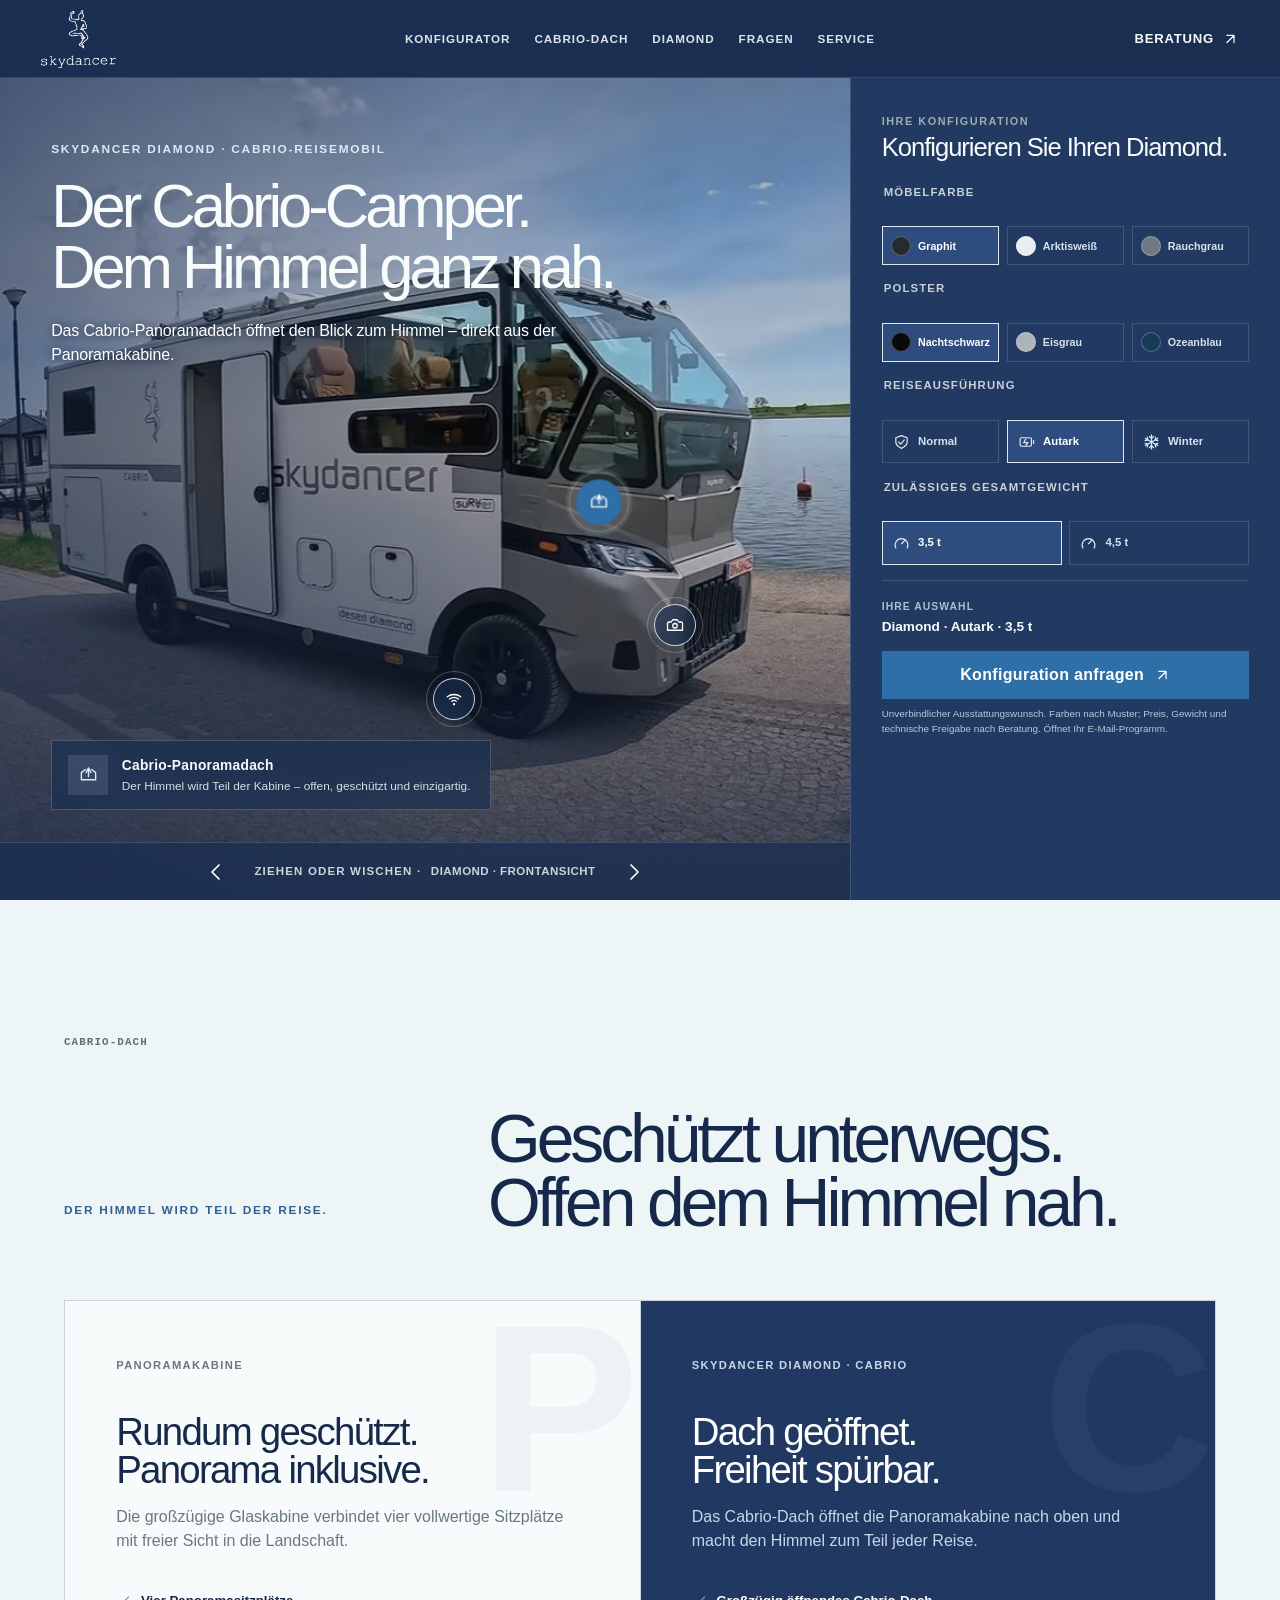
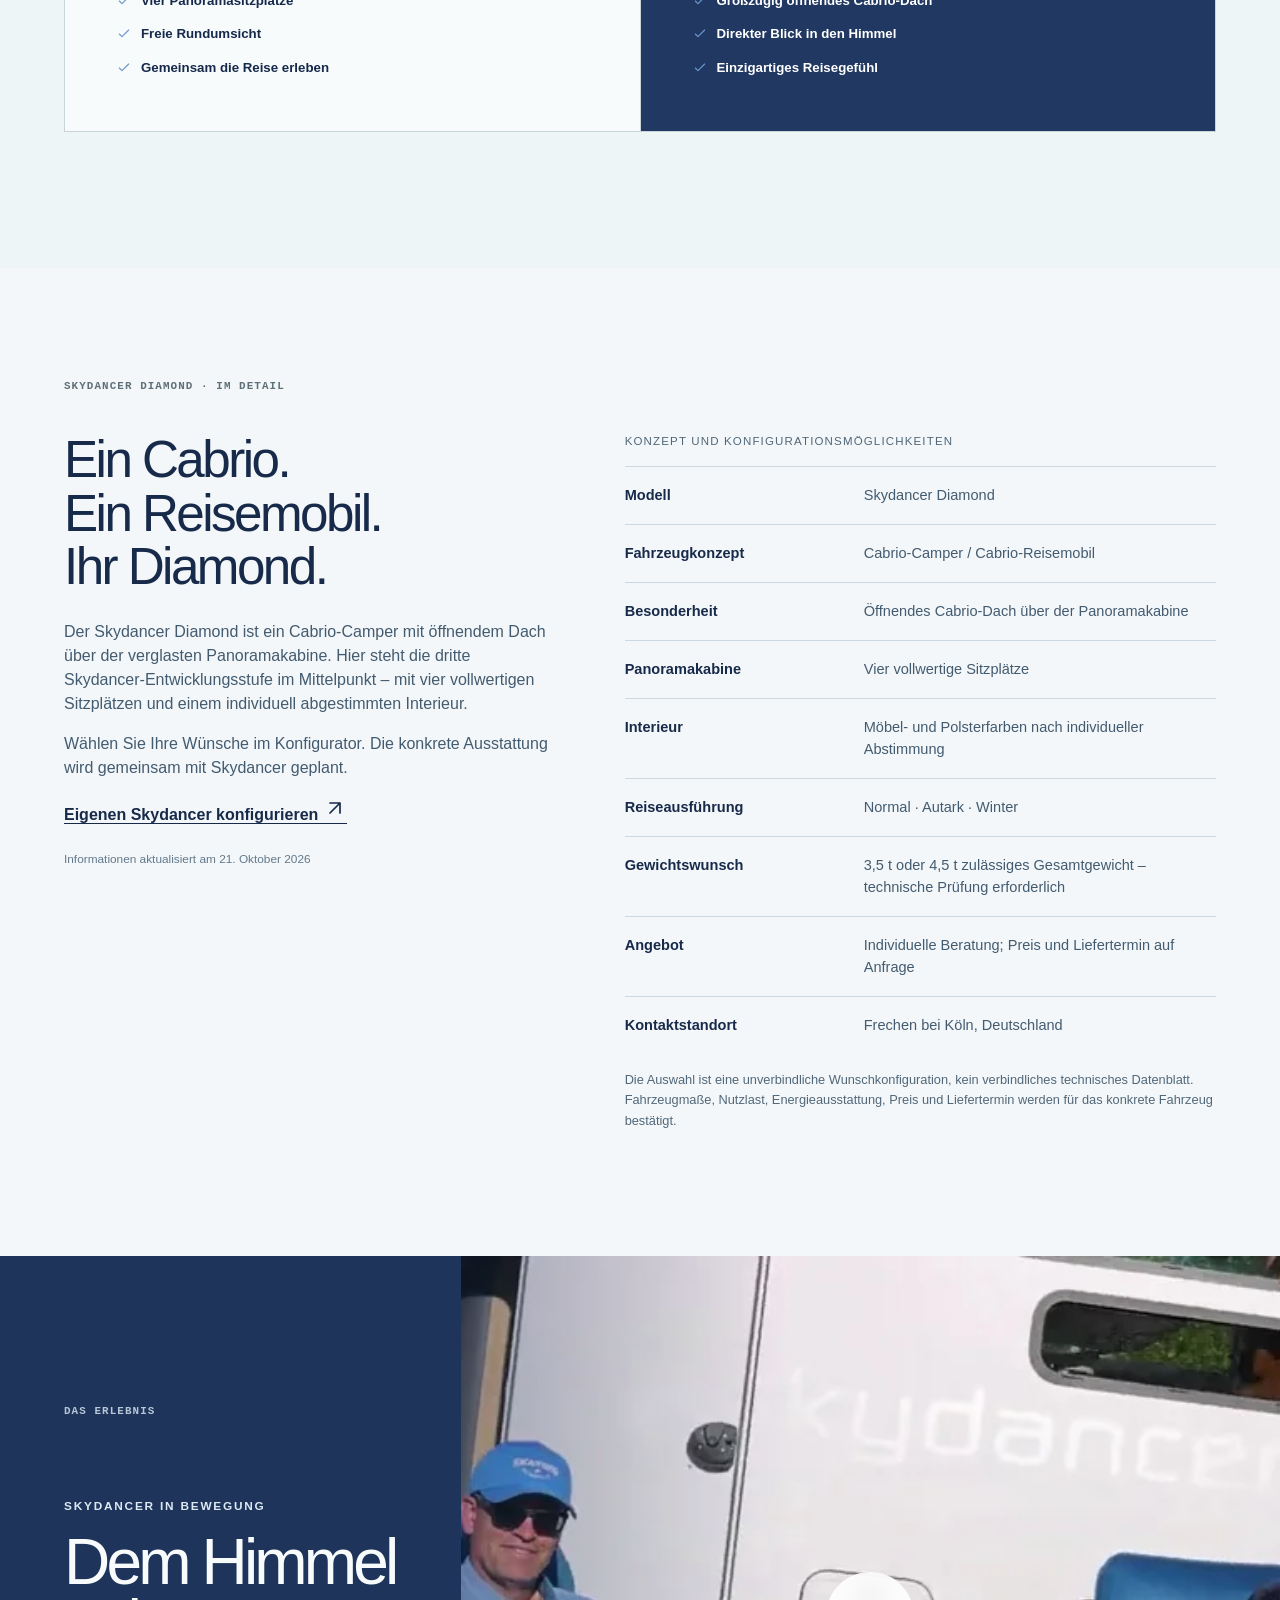
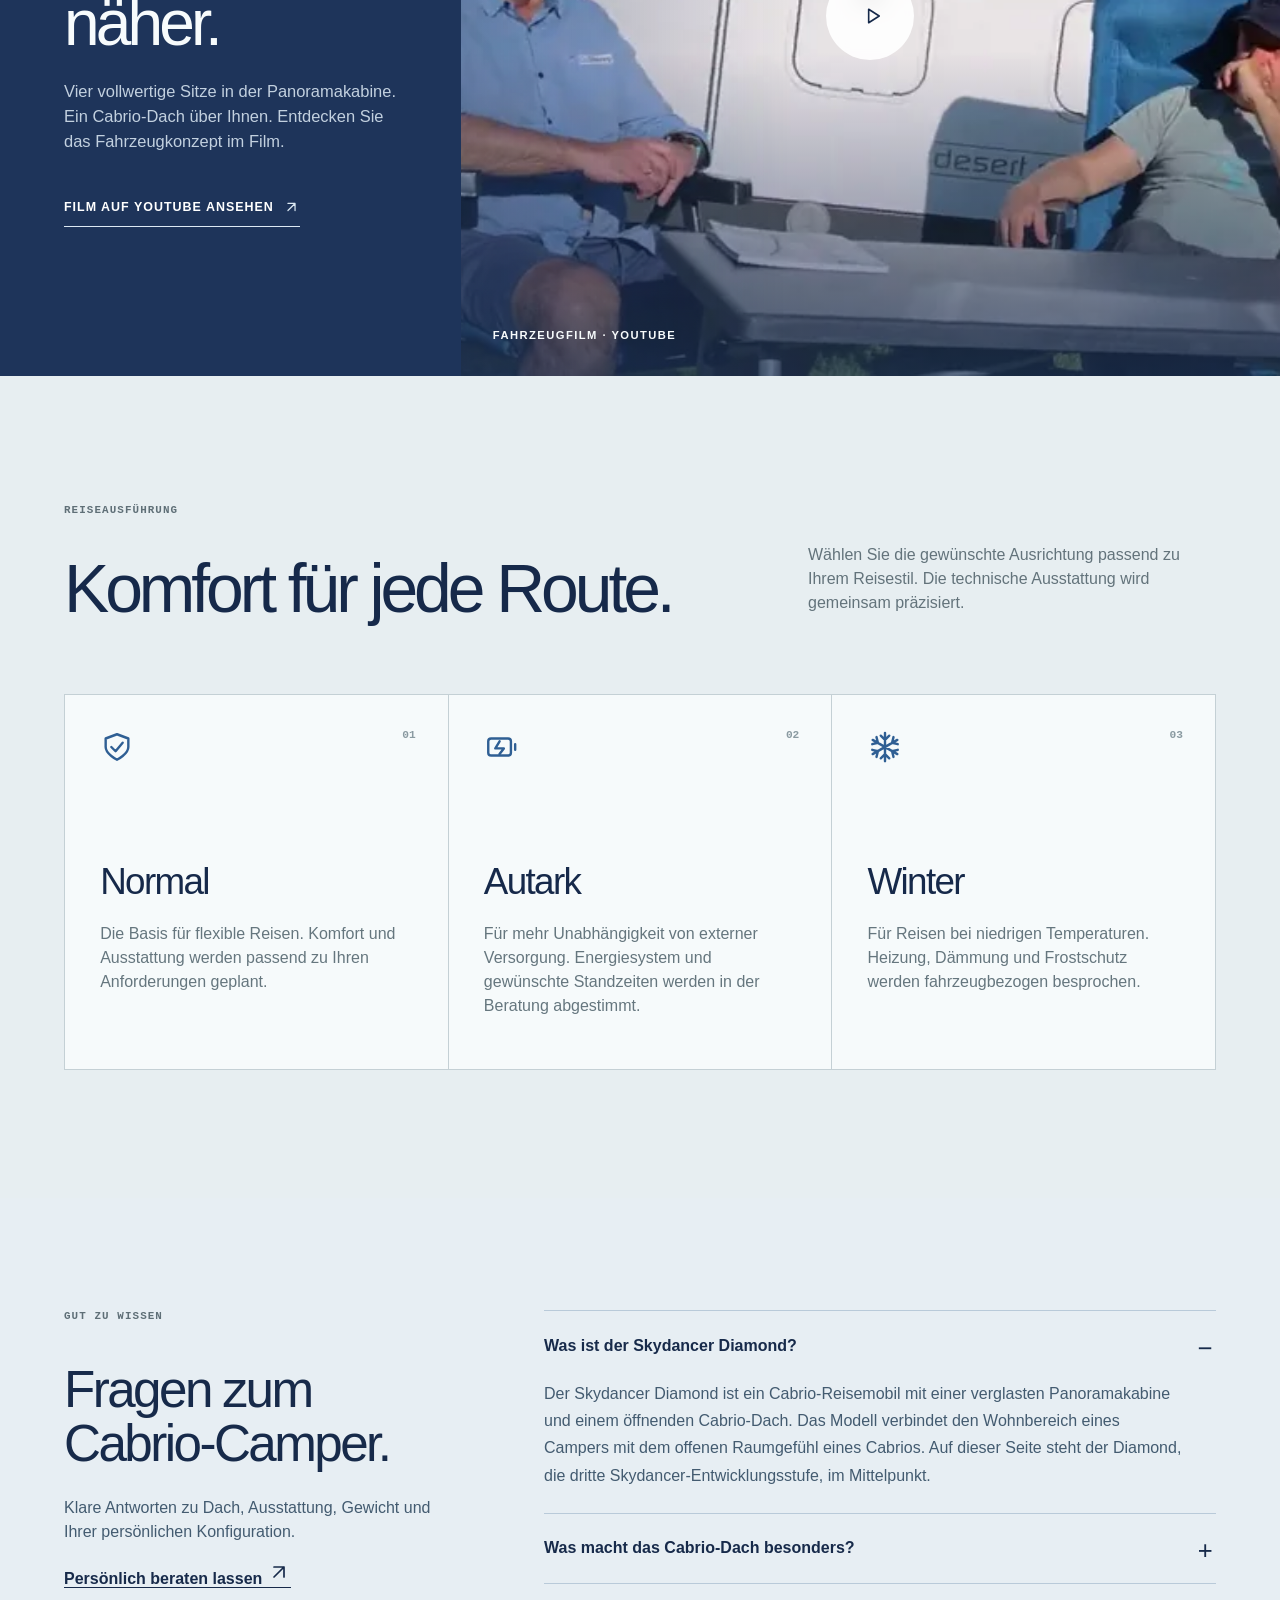
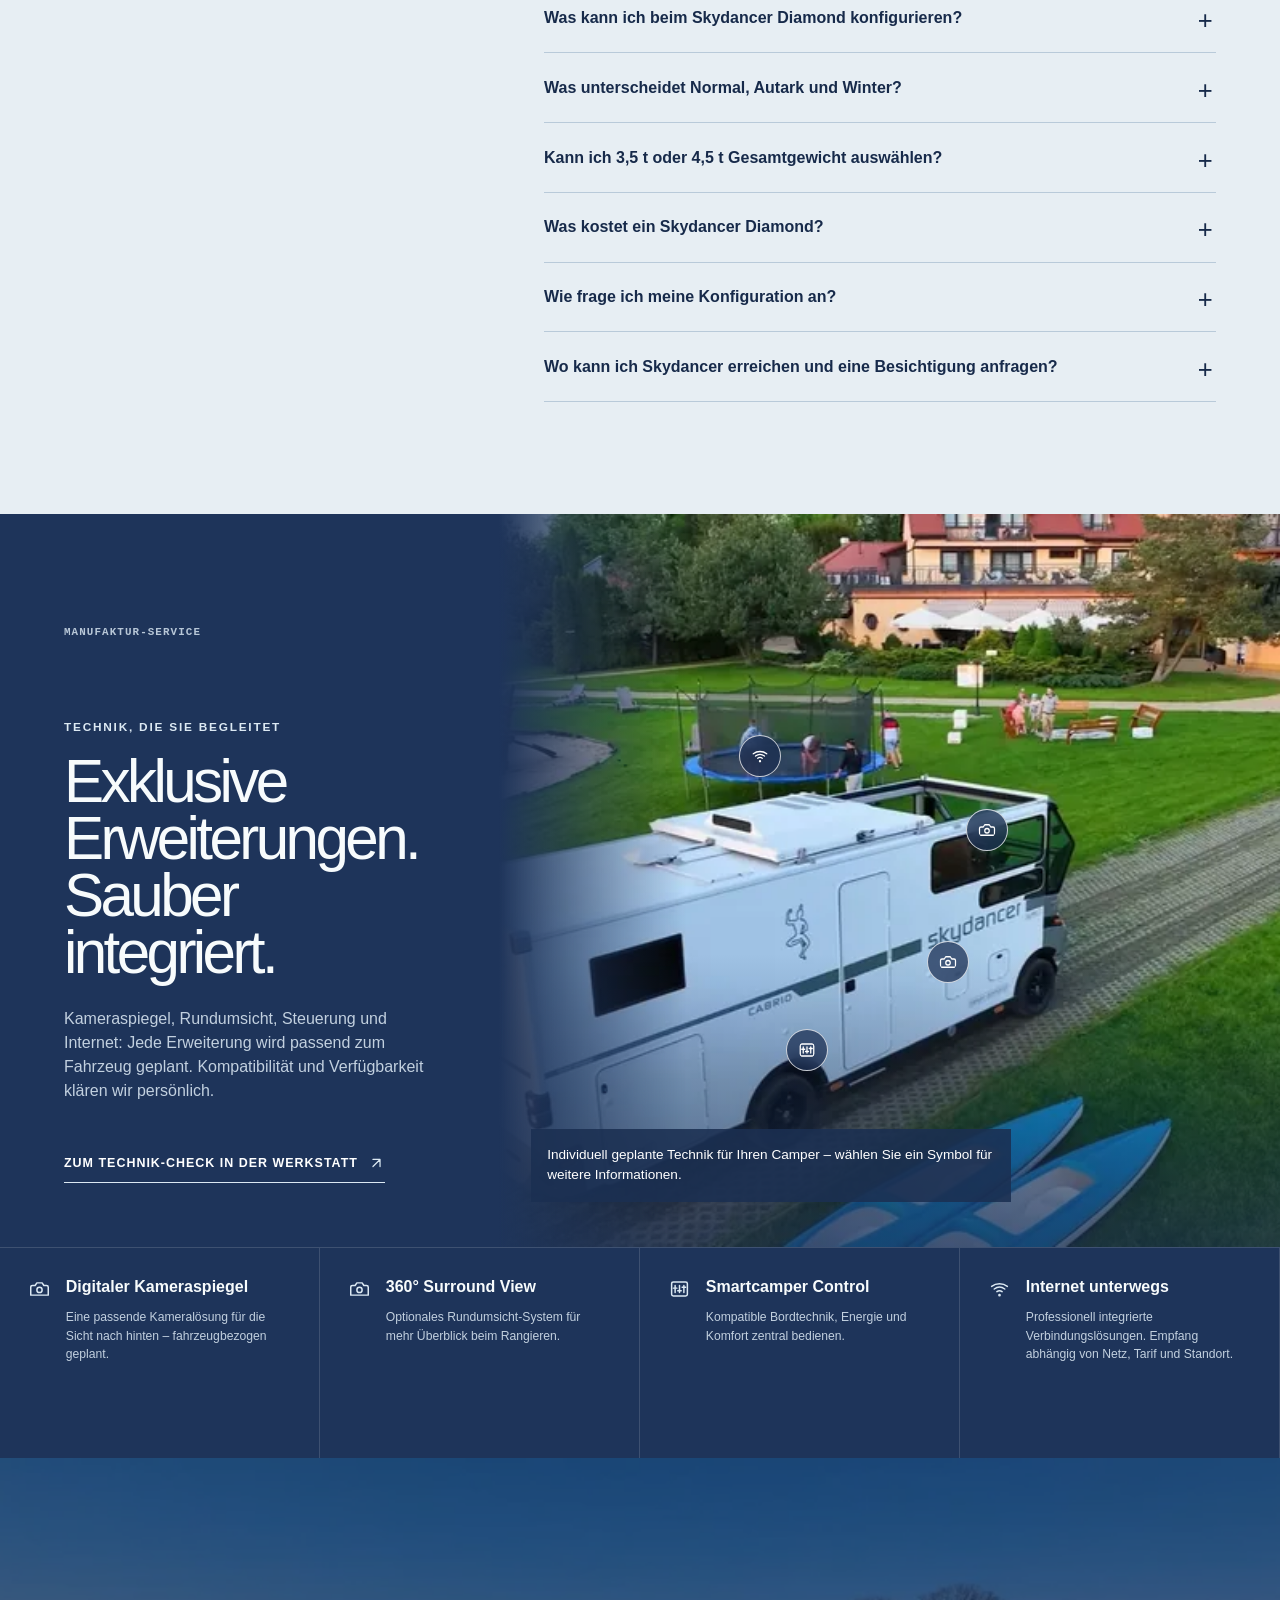
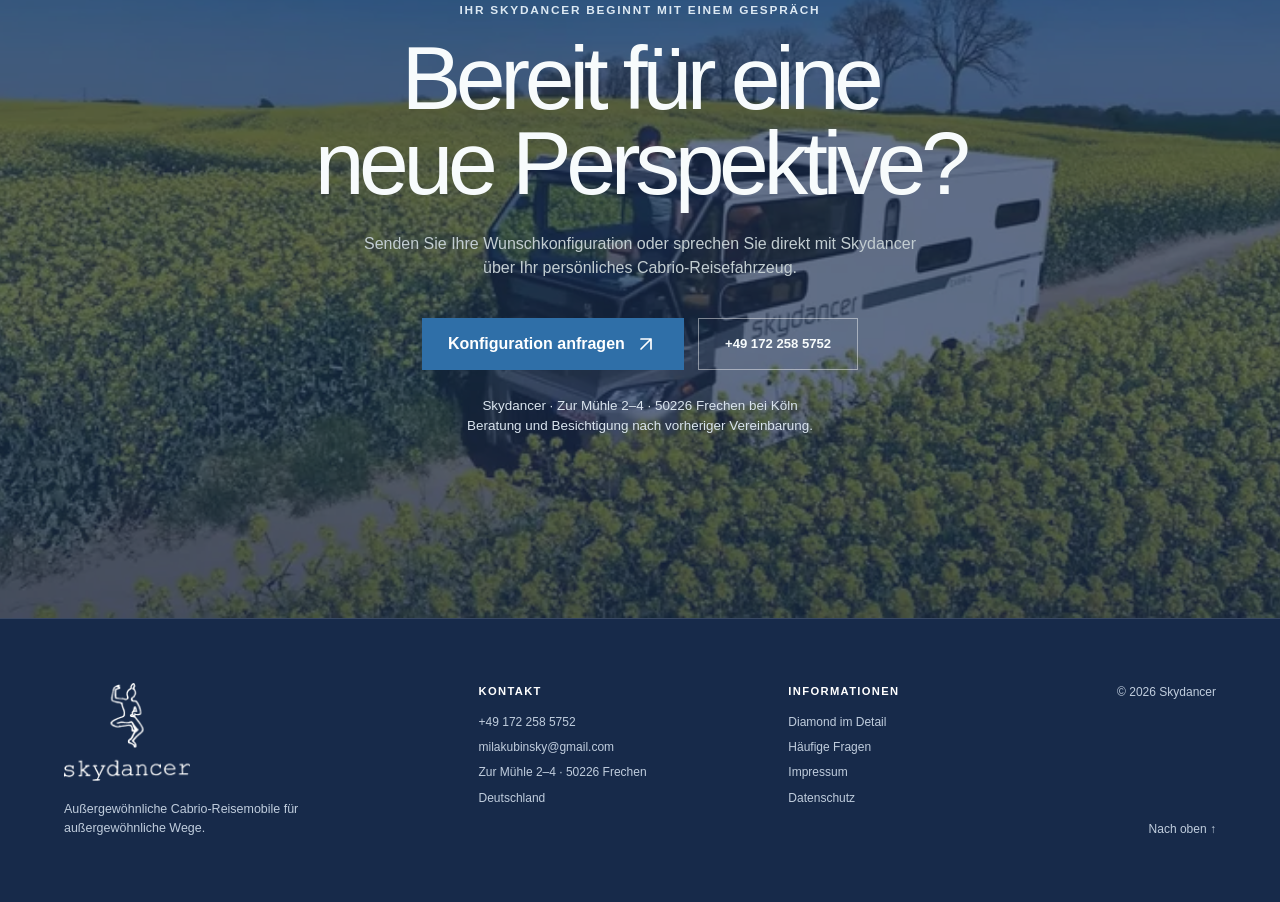
<file: index.html>
<!doctype html>
<html lang="de">
<head>
  <meta charset="UTF-8">
  <meta name="viewport" content="width=device-width, initial-scale=1">
  <title>Skydancer Diamond – Cabrio-Camper mit Konfigurator</title>
  <meta name="description" content="Skydancer Diamond: der Cabrio-Camper mit öffnendem Panoramadach. Möbel, Polster, Normal-, Autark- oder Winterausführung und 3,5 oder 4,5 t konfigurieren.">
  <meta name="robots" content="index, follow, max-snippet:-1, max-image-preview:large, max-video-preview:-1">
  <meta name="theme-color" content="#1b2f52">
  <link rel="canonical" href="https://vanlifemum-boop.github.io/Skydancer-/">
  <link rel="icon" type="image/png" href="logo-original.png">
  <link rel="sitemap" type="application/xml" href="https://vanlifemum-boop.github.io/Skydancer-/sitemap.xml">
  <meta property="og:type" content="website">
  <meta property="og:locale" content="de_DE">
  <meta property="og:site_name" content="Skydancer">
  <meta property="og:title" content="Skydancer Diamond – Cabrio-Camper mit Konfigurator">
  <meta property="og:description" content="Skydancer Diamond: der Cabrio-Camper mit öffnendem Panoramadach. Möbel, Polster, Normal-, Autark- oder Winterausführung und 3,5 oder 4,5 t konfigurieren.">
  <meta property="og:url" content="https://vanlifemum-boop.github.io/Skydancer-/">
  <meta property="og:image" content="https://vanlifemum-boop.github.io/Skydancer-/skydancer-diamond-front.jpg">
  <meta property="og:image:width" content="1255">
  <meta property="og:image:height" content="750">
  <meta property="og:image:alt" content="Skydancer Diamond Cabrio-Camper mit Panoramakabine">
  <meta name="twitter:card" content="summary_large_image">
  <meta name="twitter:title" content="Skydancer Diamond – Cabrio-Camper mit Konfigurator">
  <meta name="twitter:description" content="Skydancer Diamond: der Cabrio-Camper mit öffnendem Panoramadach. Möbel, Polster, Normal-, Autark- oder Winterausführung und 3,5 oder 4,5 t konfigurieren.">
  <meta name="twitter:image" content="https://vanlifemum-boop.github.io/Skydancer-/skydancer-diamond-front.jpg">
  <meta name="twitter:image:alt" content="Skydancer Diamond Cabrio-Camper mit Panoramakabine">
  <link rel="preload" as="image" type="image/webp" href="assets/skydancer-diamond-front.webp" imagesrcset="assets/skydancer-diamond-front-768.webp 768w, assets/skydancer-diamond-front.webp 1255w" imagesizes="(max-width: 920px) 100vw, 68vw" fetchpriority="high">
  <link rel="stylesheet" href="assets/site-v2.css">
  <link rel="stylesheet" href="assets/seo-v2.css">
  <script type="application/ld+json">{"@context":"https://schema.org","@graph":[{"@type":"Organization","@id":"https://vanlifemum-boop.github.io/Skydancer-/#organization","name":"Skydancer","url":"https://vanlifemum-boop.github.io/Skydancer-/","logo":"https://vanlifemum-boop.github.io/Skydancer-/logo-original.png","email":"milakubinsky@gmail.com","telephone":"+491722585752","address":{"@type":"PostalAddress","streetAddress":"Zur Mühle 2–4","postalCode":"50226","addressLocality":"Frechen","addressCountry":"DE"},"contactPoint":{"@type":"ContactPoint","telephone":"+491722585752","email":"milakubinsky@gmail.com","contactType":"Beratung","availableLanguage":"de"}},{"@type":"WebSite","@id":"https://vanlifemum-boop.github.io/Skydancer-/#website","url":"https://vanlifemum-boop.github.io/Skydancer-/","name":"Skydancer Diamond","inLanguage":"de-DE","publisher":{"@id":"https://vanlifemum-boop.github.io/Skydancer-/#organization"}},{"@type":"WebPage","@id":"https://vanlifemum-boop.github.io/Skydancer-/#webpage","url":"https://vanlifemum-boop.github.io/Skydancer-/","name":"Skydancer Diamond – Cabrio-Camper mit Konfigurator","description":"Skydancer Diamond: der Cabrio-Camper mit öffnendem Panoramadach. Möbel, Polster, Normal-, Autark- oder Winterausführung und 3,5 oder 4,5 t konfigurieren.","inLanguage":"de-DE","dateModified":"2026-10-21","isPartOf":{"@id":"https://vanlifemum-boop.github.io/Skydancer-/#website"},"mainEntity":{"@id":"https://vanlifemum-boop.github.io/Skydancer-/#diamond"},"primaryImageOfPage":{"@type":"ImageObject","url":"https://vanlifemum-boop.github.io/Skydancer-/skydancer-diamond-front.jpg","width":1255,"height":750},"hasPart":{"@id":"https://vanlifemum-boop.github.io/Skydancer-/#faq"}},{"@type":"Vehicle","@id":"https://vanlifemum-boop.github.io/Skydancer-/#diamond","name":"Skydancer Diamond","model":"Diamond","description":"Cabrio-Reisemobil mit öffnendem Cabrio-Dach und vier vollwertigen Sitzplätzen in der Panoramakabine. Möbel, Polster, Reiseausführung und gewünschtes Gesamtgewicht werden individuell abgestimmt.","url":"https://vanlifemum-boop.github.io/Skydancer-/","category":"Cabrio-Reisemobil","brand":{"@type":"Brand","name":"Skydancer"},"manufacturer":{"@id":"https://vanlifemum-boop.github.io/Skydancer-/#organization"},"image":["https://vanlifemum-boop.github.io/Skydancer-/skydancer-diamond-front.jpg","https://vanlifemum-boop.github.io/Skydancer-/skydancer-diamond-side.jpg","https://vanlifemum-boop.github.io/Skydancer-/skydancer-diamond-panorama.jpg"],"vehicleSeatingCapacity":4,"additionalProperty":[{"@type":"PropertyValue","name":"Cabrio-Dach","value":"Öffnendes Dach über der Panoramakabine"},{"@type":"PropertyValue","name":"Reiseausführungen","value":"Normal, Autark oder Winter – Ausstattung nach individueller Abstimmung"},{"@type":"PropertyValue","name":"Gewünschtes zulässiges Gesamtgewicht","value":"3,5 t oder 4,5 t – vorbehaltlich fahrzeugbezogener technischer Prüfung"}]},{"@type":"FAQPage","@id":"https://vanlifemum-boop.github.io/Skydancer-/#faq","url":"https://vanlifemum-boop.github.io/Skydancer-/#faq","inLanguage":"de-DE","isPartOf":{"@id":"https://vanlifemum-boop.github.io/Skydancer-/#webpage"},"mainEntity":[{"@type":"Question","name":"Was ist der Skydancer Diamond?","acceptedAnswer":{"@type":"Answer","text":"Der Skydancer Diamond ist ein Cabrio-Reisemobil mit einer verglasten Panoramakabine und einem öffnenden Cabrio-Dach. Das Modell verbindet den Wohnbereich eines Campers mit dem offenen Raumgefühl eines Cabrios. Auf dieser Seite steht der Diamond, die dritte Skydancer-Entwicklungsstufe, im Mittelpunkt."}},{"@type":"Question","name":"Was macht das Cabrio-Dach besonders?","acceptedAnswer":{"@type":"Answer","text":"Das Cabrio-Dach öffnet die Panoramakabine nach oben. Dadurch entsteht ein direkter Blick zum Himmel. In der Kabine befinden sich vier vollwertige Sitzplätze. Bedienung und zulässige Nutzung des Dachs werden bei der Fahrzeugberatung erläutert; maßgeblich sind die fahrzeugspezifischen Vorgaben."}},{"@type":"Question","name":"Was kann ich beim Skydancer Diamond konfigurieren?","acceptedAnswer":{"@type":"Answer","text":"Sie können Wünsche für die Möbelfarbe und die Polster auswählen sowie die Ausführung Normal, Autark oder Winter und ein zulässiges Gesamtgewicht von 3,5 t oder 4,5 t anfragen. Die Bildschirmfarben dienen der Orientierung. Materialien, tatsächliche Farbtöne und technische Kombinationen werden in der Beratung abgestimmt."}},{"@type":"Question","name":"Was unterscheidet Normal, Autark und Winter?","acceptedAnswer":{"@type":"Answer","text":"Normal bezeichnet die Basisausführung. Autark richtet sich an Reisen mit mehr Unabhängigkeit von externer Versorgung. Winter richtet sich an Reisen bei niedrigen Temperaturen. Welche Energie-, Heizungs- und Dämmkomponenten dafür verbaut werden, wird individuell festgelegt. Eine bestimmte Autarkiedauer oder Winter-Zertifizierung wird hier nicht zugesagt."}},{"@type":"Question","name":"Kann ich 3,5 t oder 4,5 t Gesamtgewicht auswählen?","acceptedAnswer":{"@type":"Answer","text":"Im Konfigurator stehen 3,5 t und 4,5 t als gewünschtes zulässiges Gesamtgewicht zur Auswahl. Das ist nicht die Nutzlast. Ob die gewünschte Ausstattung und das Gewicht zusammenpassen, wird fahrzeugbezogen geprüft. Verbindlich sind das individuelle Angebot und die Zulassungsunterlagen."}},{"@type":"Question","name":"Was kostet ein Skydancer Diamond?","acceptedAnswer":{"@type":"Answer","text":"Der Preis wird für die gewünschte Ausstattung individuell angeboten. Der Online-Konfigurator erstellt eine unverbindliche Anfrage und zeigt keinen verbindlichen Verkaufspreis. Preis, technische Freigabe und Liefertermin werden im persönlichen Gespräch geklärt."}},{"@type":"Question","name":"Wie frage ich meine Konfiguration an?","acceptedAnswer":{"@type":"Answer","text":"Wählen Sie Ihre Optionen und klicken Sie auf „Konfiguration anfragen“. Ihr E-Mail-Programm öffnet sich mit einer Zusammenfassung. Erst wenn Sie die E-Mail selbst absenden, wird die Anfrage übermittelt. Alternativ erreichen Sie Skydancer unter +49 172 258 5752 oder milakubinsky@gmail.com."}},{"@type":"Question","name":"Wo kann ich Skydancer erreichen und eine Besichtigung anfragen?","acceptedAnswer":{"@type":"Answer","text":"Die Kontaktadresse lautet Zur Mühle 2–4, 50226 Frechen bei Köln. Beratung, eine mögliche Besichtigung und die Verfügbarkeit eines Vorführfahrzeugs stimmen Sie bitte vorab telefonisch oder per E-Mail ab."}}]}]}</script>
  <script src="assets/site-v2.js" defer></script>
</head>
<body id="top">
<a class="skip-link" href="#konfigurator">Zum Inhalt springen</a>
<svg class="svg-definitions" aria-hidden="true" focusable="false" xmlns="http://www.w3.org/2000/svg"><defs><symbol id="icon-arrow" viewBox="0 0 24 24" fill="none" stroke="currentColor" stroke-width="1.7" stroke-linecap="round" stroke-linejoin="round"><path d="M7 17 17 7M7 7h10v10"/></symbol><symbol id="icon-next" viewBox="0 0 24 24" fill="none" stroke="currentColor" stroke-width="1.7" stroke-linecap="round" stroke-linejoin="round"><path d="m9 5 7 7-7 7"/></symbol><symbol id="icon-previous" viewBox="0 0 24 24" fill="none" stroke="currentColor" stroke-width="1.7" stroke-linecap="round" stroke-linejoin="round"><path d="m15 5-7 7 7 7"/></symbol><symbol id="icon-menu" viewBox="0 0 24 24" fill="none" stroke="currentColor" stroke-width="1.7" stroke-linecap="round" stroke-linejoin="round"><path d="M4 6h16M4 12h16M4 18h16"/></symbol><symbol id="icon-roof" viewBox="0 0 24 24" fill="none" stroke="currentColor" stroke-width="1.7" stroke-linecap="round" stroke-linejoin="round"><path d="M3 18V9l5-4m8 0 5 4v9M3 18h18M9 9l3-6 3 6m-3-6v11"/></symbol><symbol id="icon-camera" viewBox="0 0 24 24" fill="none" stroke="currentColor" stroke-width="1.7" stroke-linecap="round" stroke-linejoin="round"><path d="m9 5-2 3H4a2 2 0 0 0-2 2v9h20v-9a2 2 0 0 0-2-2h-3l-2-3z"/><circle cx="12" cy="13" r="3"/></symbol><symbol id="icon-wifi" viewBox="0 0 24 24" fill="none" stroke="currentColor" stroke-width="1.7" stroke-linecap="round" stroke-linejoin="round"><path d="M3 9a15 15 0 0 1 18 0M6 12a10 10 0 0 1 12 0M9 15a5 5 0 0 1 6 0"/><circle cx="12" cy="19" r=".7"/></symbol><symbol id="icon-shield" viewBox="0 0 24 24" fill="none" stroke="currentColor" stroke-width="1.7" stroke-linecap="round" stroke-linejoin="round"><path d="M12 3 4 6v6c0 5 8 9 8 9s8-4 8-9V6zM8 12l3 3 5-6"/></symbol><symbol id="icon-energy" viewBox="0 0 24 24" fill="none" stroke="currentColor" stroke-width="1.7" stroke-linecap="round" stroke-linejoin="round"><rect x="3" y="6" width="16" height="12" rx="2"/><path d="M22 10v4M11 8l-3 5h6l-3 4"/></symbol><symbol id="icon-winter" viewBox="0 0 24 24" fill="none" stroke="currentColor" stroke-width="1.7" stroke-linecap="round" stroke-linejoin="round"><path d="M12 2v20M3.3 7l17.4 10M3.3 17 20.7 7M9 4l3 3 3-3M9 20l3-3 3 3M3 10l4-1-1-4M18 19l-1-4 4-1M6 19l1-4-4-1M21 10l-4-1 1-4"/></symbol><symbol id="icon-weight" viewBox="0 0 24 24" fill="none" stroke="currentColor" stroke-width="1.7" stroke-linecap="round" stroke-linejoin="round"><path d="M4 19a9 9 0 1 1 16 0M12 13l5-5"/></symbol><symbol id="icon-check" viewBox="0 0 24 24" fill="none" stroke="currentColor" stroke-width="1.7" stroke-linecap="round" stroke-linejoin="round"><path d="m5 12 4 4L19 6"/></symbol><symbol id="icon-play" viewBox="0 0 24 24" fill="none" stroke="currentColor" stroke-width="1.7" stroke-linecap="round" stroke-linejoin="round"><path d="m8 5 11 7-11 7z"/></symbol><symbol id="icon-control" viewBox="0 0 24 24" fill="none" stroke="currentColor" stroke-width="1.7" stroke-linecap="round" stroke-linejoin="round"><rect x="3" y="4" width="18" height="16" rx="2"/><path d="M7 8v8M12 8v8M17 8v8M5 11h4M10 14h4M15 10h4"/></symbol></defs></svg>
<header class="site-header">
  <a class="brand" href="#top" aria-label="Skydancer Startseite"><img src="logo-original.png" alt="Skydancer" width="130" height="101"></a>
  <nav class="nav" id="main-navigation" aria-label="Hauptnavigation">
    <a href="#konfigurator">Konfigurator</a><a href="#cabrio">Cabrio-Dach</a><a href="#diamond">Diamond</a><a href="#faq">Fragen</a><a href="#service">Service</a>
  </nav>
  <a class="header-cta" href="#kontakt">Beratung <svg aria-hidden="true" focusable="false" viewBox="0 0 24 24"><use href="#icon-arrow"></use></svg></a>
  <button class="menu-button" type="button" aria-label="Menü öffnen" aria-expanded="false" aria-controls="main-navigation"><svg aria-hidden="true" focusable="false" viewBox="0 0 24 24"><use href="#icon-menu"></use></svg></button>
</header>
<noscript><nav class="nojs-nav" aria-label="Navigation ohne JavaScript"><a href="#konfigurator">Konfigurator</a><a href="#cabrio">Cabrio-Dach</a><a href="#diamond">Diamond</a><a href="#faq">Fragen</a><a href="#kontakt">Kontakt</a></nav></noscript>
<main>
<section class="configurator" id="konfigurator" aria-label="Skydancer Diamond und Konfigurator">
  <div class="vehicle-stage" tabindex="0" role="region" aria-label="Fahrzeugansichten. Wechseln mit den Pfeiltasten oder durch Wischen.">
    <picture><source type="image/webp" srcset="assets/skydancer-diamond-front-768.webp 768w, assets/skydancer-diamond-front.webp 1255w" sizes="(max-width: 920px) 100vw, 68vw"><img class="vehicle-image" src="skydancer-diamond-front.jpg" alt="Skydancer Diamond Cabrio-Camper in der Frontansicht mit Panoramakabine" width="1255" height="750" loading="eager" decoding="async" fetchpriority="high" draggable="false"></picture>
    <div class="stage-scrim" aria-hidden="true"></div>
    <div class="hero-copy"><span class="eyebrow">Skydancer Diamond · Cabrio-Reisemobil</span><h1>Der Cabrio-Camper.<br>Dem Himmel ganz nah.</h1><p>Das Cabrio-Panoramadach öffnet den Blick zum Himmel – direkt aus der Panoramakabine.</p></div>
    <div class="hotspots" aria-label="Fahrzeugdetails">
      <button class="hotspot hotspot-roof is-active" type="button" aria-label="Cabrio-Panoramadach" aria-pressed="true" aria-controls="feature-callout" data-title="Cabrio-Panoramadach" data-description="Der Himmel wird Teil der Kabine – offen, geschützt und einzigartig."><svg aria-hidden="true" focusable="false" viewBox="0 0 24 24"><use href="#icon-roof"></use></svg></button>
      <button class="hotspot hotspot-camera" type="button" aria-label="Optionale 360-Grad-Kamera" aria-pressed="false" aria-controls="feature-callout" data-title="360° Kamera" data-description="Optionales Rundumsicht-System für entspanntes Rangieren und Parken."><svg aria-hidden="true" focusable="false" viewBox="0 0 24 24"><use href="#icon-camera"></use></svg></button>
      <button class="hotspot hotspot-connect" type="button" aria-label="Optionale Internetlösung" aria-pressed="false" aria-controls="feature-callout" data-title="Internet unterwegs" data-description="Individuell geplante Verbindungslösung. Verfügbarkeit abhängig von Netz, Tarif und Standort."><svg aria-hidden="true" focusable="false" viewBox="0 0 24 24"><use href="#icon-wifi"></use></svg></button>
    </div>
    <div class="feature-callout" id="feature-callout" aria-live="polite"><div class="feature-icon" id="feature-icon"><svg aria-hidden="true" focusable="false" viewBox="0 0 24 24"><use href="#icon-roof"></use></svg></div><div><strong id="feature-title">Cabrio-Panoramadach</strong><span id="feature-text">Der Himmel wird Teil der Kabine – offen, geschützt und einzigartig.</span></div></div>
    <div class="view-controls"><button type="button" data-view="previous" aria-label="Vorherige Fahrzeugansicht"><svg aria-hidden="true" focusable="false" viewBox="0 0 24 24"><use href="#icon-previous"></use></svg></button><span><span class="view-hint">Ziehen oder wischen · </span><span id="view-label" aria-live="polite">Diamond · Frontansicht</span></span><button type="button" data-view="next" aria-label="Nächste Fahrzeugansicht"><svg aria-hidden="true" focusable="false" viewBox="0 0 24 24"><use href="#icon-next"></use></svg></button></div>
  </div>
  <aside class="config-panel" aria-labelledby="config-title">
    <div class="panel-heading"><div><p>Ihre Konfiguration</p><h2 id="config-title">Konfigurieren Sie Ihren Diamond.</h2></div></div>
    <form id="configuration" aria-label="Unverbindliche Wunschkonfiguration">
      <fieldset class="option-section compact-section"><legend>Möbelfarbe</legend><div class="swatch-options"><label class="swatch"><input type="radio" name="furniture" value="Graphit" checked><i class="graphite" aria-hidden="true"></i><span>Graphit</span></label><label class="swatch"><input type="radio" name="furniture" value="Arktisweiß"><i class="arctic" aria-hidden="true"></i><span>Arktisweiß</span></label><label class="swatch"><input type="radio" name="furniture" value="Rauchgrau"><i class="smoke" aria-hidden="true"></i><span>Rauchgrau</span></label></div></fieldset>
      <fieldset class="option-section compact-section"><legend>Polster</legend><div class="swatch-options"><label class="swatch"><input type="radio" name="upholstery" value="Nachtschwarz" checked><i class="black" aria-hidden="true"></i><span>Nachtschwarz</span></label><label class="swatch"><input type="radio" name="upholstery" value="Eisgrau"><i class="ice" aria-hidden="true"></i><span>Eisgrau</span></label><label class="swatch"><input type="radio" name="upholstery" value="Ozeanblau"><i class="ocean" aria-hidden="true"></i><span>Ozeanblau</span></label></div></fieldset>
      <fieldset class="option-section compact-section"><legend>Reiseausführung</legend><div class="edition-options"><label class="edition"><input type="radio" name="edition" value="Normal"><svg aria-hidden="true" focusable="false" viewBox="0 0 24 24"><use href="#icon-shield"></use></svg><span>Normal</span></label><label class="edition"><input type="radio" name="edition" value="Autark" checked><svg aria-hidden="true" focusable="false" viewBox="0 0 24 24"><use href="#icon-energy"></use></svg><span>Autark</span></label><label class="edition"><input type="radio" name="edition" value="Winter"><svg aria-hidden="true" focusable="false" viewBox="0 0 24 24"><use href="#icon-winter"></use></svg><span>Winter</span></label></div></fieldset>
      <fieldset class="option-section compact-section"><legend>Zulässiges Gesamtgewicht</legend><div class="weight-options"><label class="weight"><input type="radio" name="weight" value="3,5 t" checked><svg aria-hidden="true" focusable="false" viewBox="0 0 24 24"><use href="#icon-weight"></use></svg><span>3,5 t</span></label><label class="weight"><input type="radio" name="weight" value="4,5 t"><svg aria-hidden="true" focusable="false" viewBox="0 0 24 24"><use href="#icon-weight"></use></svg><span>4,5 t</span></label></div></fieldset>
    </form>
    <div class="config-summary"><div><span>Ihre Auswahl</span><strong id="selection-summary" aria-live="polite">Diamond · Autark · 3,5 t</strong></div><a class="request-button" data-configuration-link href="mailto:milakubinsky@gmail.com?subject=Skydancer%20Diamond%20Beratung">Konfiguration anfragen <svg aria-hidden="true" focusable="false" viewBox="0 0 24 24"><use href="#icon-arrow"></use></svg></a><small>Unverbindlicher Ausstattungswunsch. Farben nach Muster; Preis, Gewicht und technische Freigabe nach Beratung. Öffnet Ihr E-Mail-Programm.</small></div>
    <noscript><p class="nojs-note">Die Produktinformationen sind ohne JavaScript vollständig lesbar. Bitte nennen Sie Ihre gewünschten Optionen in der E-Mail oder telefonisch.</p></noscript>
  </aside>
</section>
<section class="statement-section" id="cabrio" aria-labelledby="roof-title">
  <span class="section-index">Cabrio-Dach</span><div class="statement-copy"><p class="eyebrow dark">Der Himmel wird Teil der Reise.</p><h2 id="roof-title">Geschützt unterwegs.<br>Offen dem Himmel nah.</h2></div>
  <div class="model-comparison">
    <article><div class="model-number" aria-hidden="true">P</div><span>Panoramakabine</span><h3>Rundum geschützt.<br>Panorama inklusive.</h3><p>Die großzügige Glaskabine verbindet vier vollwertige Sitzplätze mit freier Sicht in die Landschaft.</p><ul><li><svg aria-hidden="true" focusable="false" viewBox="0 0 24 24"><use href="#icon-check"></use></svg> Vier Panoramasitzplätze</li><li><svg aria-hidden="true" focusable="false" viewBox="0 0 24 24"><use href="#icon-check"></use></svg> Freie Rundumsicht</li><li><svg aria-hidden="true" focusable="false" viewBox="0 0 24 24"><use href="#icon-check"></use></svg> Gemeinsam die Reise erleben</li></ul></article>
    <article class="featured-model"><div class="model-number" aria-hidden="true">C</div><span>Skydancer Diamond · Cabrio</span><h3>Dach geöffnet.<br>Freiheit spürbar.</h3><p>Das Cabrio-Dach öffnet die Panoramakabine nach oben und macht den Himmel zum Teil jeder Reise.</p><ul><li><svg aria-hidden="true" focusable="false" viewBox="0 0 24 24"><use href="#icon-check"></use></svg> Großzügig öffnendes Cabrio-Dach</li><li><svg aria-hidden="true" focusable="false" viewBox="0 0 24 24"><use href="#icon-check"></use></svg> Direkter Blick in den Himmel</li><li><svg aria-hidden="true" focusable="false" viewBox="0 0 24 24"><use href="#icon-check"></use></svg> Einzigartiges Reisegefühl</li></ul></article>
  </div>
</section>
<section class="facts-section" id="diamond" aria-labelledby="diamond-title">
  <span class="section-index">Skydancer Diamond · Im Detail</span><div class="facts-layout"><div class="facts-intro"><h2 id="diamond-title">Ein Cabrio.<br>Ein Reisemobil.<br>Ihr Diamond.</h2><p>Der Skydancer Diamond ist ein Cabrio-Camper mit öffnendem Dach über der verglasten Panoramakabine. Hier steht die dritte Skydancer-Entwicklungsstufe im Mittelpunkt – mit vier vollwertigen Sitzplätzen und einem individuell abgestimmten Interieur.</p><p>Wählen Sie Ihre Wünsche im Konfigurator. Die konkrete Ausstattung wird gemeinsam mit Skydancer geplant.</p><a class="text-link" href="#configuration">Eigenen Skydancer konfigurieren <svg aria-hidden="true" focusable="false" viewBox="0 0 24 24"><use href="#icon-arrow"></use></svg></a><span class="updated-at">Informationen aktualisiert am <time datetime="2026-10-21">21. Oktober 2026</time></span></div><div><table class="facts-table"><caption>Konzept und Konfigurationsmöglichkeiten</caption><tbody><tr><th scope="row">Modell</th><td>Skydancer Diamond</td></tr><tr><th scope="row">Fahrzeugkonzept</th><td>Cabrio-Camper / Cabrio-Reisemobil</td></tr><tr><th scope="row">Besonderheit</th><td>Öffnendes Cabrio-Dach über der Panoramakabine</td></tr><tr><th scope="row">Panoramakabine</th><td>Vier vollwertige Sitzplätze</td></tr><tr><th scope="row">Interieur</th><td>Möbel- und Polsterfarben nach individueller Abstimmung</td></tr><tr><th scope="row">Reiseausführung</th><td>Normal · Autark · Winter</td></tr><tr><th scope="row">Gewichtswunsch</th><td>3,5 t oder 4,5 t zulässiges Gesamtgewicht – technische Prüfung erforderlich</td></tr><tr><th scope="row">Angebot</th><td>Individuelle Beratung; Preis und Liefertermin auf Anfrage</td></tr><tr><th scope="row">Kontaktstandort</th><td>Frechen bei Köln, Deutschland</td></tr></tbody></table><p class="facts-note">Die Auswahl ist eine unverbindliche Wunschkonfiguration, kein verbindliches technisches Datenblatt. Fahrzeugmaße, Nutzlast, Energieausstattung, Preis und Liefertermin werden für das konkrete Fahrzeug bestätigt.</p></div></div>
</section>
<section class="film-section" id="erlebnis" aria-labelledby="film-title">
  <div class="film-copy"><span class="section-index light">Das Erlebnis</span><p class="eyebrow">Skydancer in Bewegung</p><h2 id="film-title">Dem Himmel näher.</h2><p>Vier vollwertige Sitze in der Panoramakabine. Ein Cabrio-Dach über Ihnen. Entdecken Sie das Fahrzeugkonzept im Film.</p><a href="https://youtu.be/2TogOYPFyOQ" target="_blank" rel="noopener noreferrer">Film auf YouTube ansehen <svg aria-hidden="true" focusable="false" viewBox="0 0 24 24"><use href="#icon-arrow"></use></svg></a></div>
  <a class="film-card" href="https://youtu.be/2TogOYPFyOQ" target="_blank" rel="noopener noreferrer" aria-label="Skydancer Fahrzeugfilm auf YouTube ansehen, öffnet neuen Tab"><picture><source type="image/webp" srcset="assets/skydancer-video-768.webp 768w, assets/skydancer-video.webp 1280w" sizes="(max-width: 920px) 100vw, 60vw"><img src="skydancer-video.jpg" alt="Vorschaubild des Skydancer Fahrzeugfilms" width="1280" height="720" loading="lazy" decoding="async"></picture><span class="play-button"><svg aria-hidden="true" focusable="false" viewBox="0 0 24 24"><use href="#icon-play"></use></svg></span><span class="film-label">Fahrzeugfilm · YouTube</span></a>
</section>
<section class="editions-section" id="ausfuehrungen" aria-labelledby="editions-title"><div class="section-heading-row"><div><span class="section-index">Reiseausführung</span><h2 id="editions-title">Komfort für jede Route.</h2></div><p>Wählen Sie die gewünschte Ausrichtung passend zu Ihrem Reisestil. Die technische Ausstattung wird gemeinsam präzisiert.</p></div><div class="edition-cards"><article><svg aria-hidden="true" focusable="false" viewBox="0 0 24 24"><use href="#icon-shield"></use></svg><span>01</span><h3>Normal</h3><p>Die Basis für flexible Reisen. Komfort und Ausstattung werden passend zu Ihren Anforderungen geplant.</p></article><article><svg aria-hidden="true" focusable="false" viewBox="0 0 24 24"><use href="#icon-energy"></use></svg><span>02</span><h3>Autark</h3><p>Für mehr Unabhängigkeit von externer Versorgung. Energiesystem und gewünschte Standzeiten werden in der Beratung abgestimmt.</p></article><article><svg aria-hidden="true" focusable="false" viewBox="0 0 24 24"><use href="#icon-winter"></use></svg><span>03</span><h3>Winter</h3><p>Für Reisen bei niedrigen Temperaturen. Heizung, Dämmung und Frostschutz werden fahrzeugbezogen besprochen.</p></article></div></section>
<section class="faq-section" id="faq" aria-labelledby="faq-title"><div class="faq-intro"><span class="section-index">Gut zu wissen</span><h2 id="faq-title">Fragen zum<br>Cabrio-Camper.</h2><p>Klare Antworten zu Dach, Ausstattung, Gewicht und Ihrer persönlichen Konfiguration.</p><a class="text-link" href="#kontakt">Persönlich beraten lassen <svg aria-hidden="true" focusable="false" viewBox="0 0 24 24"><use href="#icon-arrow"></use></svg></a></div><div class="faq-list"><details open><summary>Was ist der Skydancer Diamond?</summary><p>Der Skydancer Diamond ist ein Cabrio-Reisemobil mit einer verglasten Panoramakabine und einem öffnenden Cabrio-Dach. Das Modell verbindet den Wohnbereich eines Campers mit dem offenen Raumgefühl eines Cabrios. Auf dieser Seite steht der Diamond, die dritte Skydancer-Entwicklungsstufe, im Mittelpunkt.</p></details><details><summary>Was macht das Cabrio-Dach besonders?</summary><p>Das Cabrio-Dach öffnet die Panoramakabine nach oben. Dadurch entsteht ein direkter Blick zum Himmel. In der Kabine befinden sich vier vollwertige Sitzplätze. Bedienung und zulässige Nutzung des Dachs werden bei der Fahrzeugberatung erläutert; maßgeblich sind die fahrzeugspezifischen Vorgaben.</p></details><details><summary>Was kann ich beim Skydancer Diamond konfigurieren?</summary><p>Sie können Wünsche für die Möbelfarbe und die Polster auswählen sowie die Ausführung Normal, Autark oder Winter und ein zulässiges Gesamtgewicht von 3,5 t oder 4,5 t anfragen. Die Bildschirmfarben dienen der Orientierung. Materialien, tatsächliche Farbtöne und technische Kombinationen werden in der Beratung abgestimmt.</p></details><details><summary>Was unterscheidet Normal, Autark und Winter?</summary><p>Normal bezeichnet die Basisausführung. Autark richtet sich an Reisen mit mehr Unabhängigkeit von externer Versorgung. Winter richtet sich an Reisen bei niedrigen Temperaturen. Welche Energie-, Heizungs- und Dämmkomponenten dafür verbaut werden, wird individuell festgelegt. Eine bestimmte Autarkiedauer oder Winter-Zertifizierung wird hier nicht zugesagt.</p></details><details><summary>Kann ich 3,5 t oder 4,5 t Gesamtgewicht auswählen?</summary><p>Im Konfigurator stehen 3,5 t und 4,5 t als gewünschtes zulässiges Gesamtgewicht zur Auswahl. Das ist nicht die Nutzlast. Ob die gewünschte Ausstattung und das Gewicht zusammenpassen, wird fahrzeugbezogen geprüft. Verbindlich sind das individuelle Angebot und die Zulassungsunterlagen.</p></details><details><summary>Was kostet ein Skydancer Diamond?</summary><p>Der Preis wird für die gewünschte Ausstattung individuell angeboten. Der Online-Konfigurator erstellt eine unverbindliche Anfrage und zeigt keinen verbindlichen Verkaufspreis. Preis, technische Freigabe und Liefertermin werden im persönlichen Gespräch geklärt.</p></details><details><summary>Wie frage ich meine Konfiguration an?</summary><p>Wählen Sie Ihre Optionen und klicken Sie auf „Konfiguration anfragen“. Ihr E-Mail-Programm öffnet sich mit einer Zusammenfassung. Erst wenn Sie die E-Mail selbst absenden, wird die Anfrage übermittelt. Alternativ erreichen Sie Skydancer unter +49 172 258 5752 oder milakubinsky@gmail.com.</p></details><details><summary>Wo kann ich Skydancer erreichen und eine Besichtigung anfragen?</summary><p>Die Kontaktadresse lautet Zur Mühle 2–4, 50226 Frechen bei Köln. Beratung, eine mögliche Besichtigung und die Verfügbarkeit eines Vorführfahrzeugs stimmen Sie bitte vorab telefonisch oder per E-Mail ab.</p></details></div></section>
<section class="service-section" id="service" aria-labelledby="service-title"><div class="service-intro"><span class="section-index light">Manufaktur-Service</span><p class="eyebrow">Technik, die Sie begleitet</p><h2 id="service-title">Exklusive Erweiterungen.<br>Sauber integriert.</h2><p>Kameraspiegel, Rundumsicht, Steuerung und Internet: Jede Erweiterung wird passend zum Fahrzeug geplant. Kompatibilität und Verfügbarkeit klären wir persönlich.</p><a class="service-link" href="https://vanlifemum-boop.github.io/Skydancer-System-Services/#technik-check">Zum Technik-Check in der Werkstatt <svg aria-hidden="true" focusable="false" viewBox="0 0 24 24"><use href="#icon-arrow"></use></svg></a></div><div class="service-visual"><picture><source type="image/webp" srcset="assets/skydancer-diamond-side-768.webp 768w, assets/skydancer-diamond-side.webp 1263w" sizes="(max-width: 920px) 100vw, 60vw"><img src="skydancer-diamond-side.jpg" alt="Skydancer Diamond in der Seitenansicht mit auswählbaren Service-Informationen" width="1263" height="751" loading="lazy" decoding="async"></picture><button type="button" class="service-pin service-pin-1" aria-label="Digitaler Kameraspiegel" aria-pressed="false" aria-controls="service-caption" data-title="Digitaler Kameraspiegel" data-description="Eine passende Kameralösung für die Sicht nach hinten – fahrzeugbezogen geplant."><svg aria-hidden="true" focusable="false" viewBox="0 0 24 24"><use href="#icon-camera"></use></svg><span><b>Digitaler Kameraspiegel</b><small>Eine passende Kameralösung für die Sicht nach hinten – fahrzeugbezogen geplant.</small></span></button><button type="button" class="service-pin service-pin-2" aria-label="360° Surround View" aria-pressed="false" aria-controls="service-caption" data-title="360° Surround View" data-description="Optionales Rundumsicht-System für mehr Überblick beim Rangieren."><svg aria-hidden="true" focusable="false" viewBox="0 0 24 24"><use href="#icon-camera"></use></svg><span><b>360° Surround View</b><small>Optionales Rundumsicht-System für mehr Überblick beim Rangieren.</small></span></button><button type="button" class="service-pin service-pin-3" aria-label="Smartcamper Control" aria-pressed="false" aria-controls="service-caption" data-title="Smartcamper Control" data-description="Kompatible Bordtechnik, Energie und Komfort zentral bedienen."><svg aria-hidden="true" focusable="false" viewBox="0 0 24 24"><use href="#icon-control"></use></svg><span><b>Smartcamper Control</b><small>Kompatible Bordtechnik, Energie und Komfort zentral bedienen.</small></span></button><button type="button" class="service-pin service-pin-4" aria-label="Internet unterwegs" aria-pressed="false" aria-controls="service-caption" data-title="Internet unterwegs" data-description="Professionell integrierte Verbindungslösungen. Empfang abhängig von Netz, Tarif und Standort."><svg aria-hidden="true" focusable="false" viewBox="0 0 24 24"><use href="#icon-wifi"></use></svg><span><b>Internet unterwegs</b><small>Professionell integrierte Verbindungslösungen. Empfang abhängig von Netz, Tarif und Standort.</small></span></button><p class="service-caption" id="service-caption" aria-live="polite">Individuell geplante Technik für Ihren Camper – wählen Sie ein Symbol für weitere Informationen.</p></div><div class="service-list"><article><svg aria-hidden="true" focusable="false" viewBox="0 0 24 24"><use href="#icon-camera"></use></svg><div><h3>Digitaler Kameraspiegel</h3><p>Eine passende Kameralösung für die Sicht nach hinten – fahrzeugbezogen geplant.</p></div></article><article><svg aria-hidden="true" focusable="false" viewBox="0 0 24 24"><use href="#icon-camera"></use></svg><div><h3>360° Surround View</h3><p>Optionales Rundumsicht-System für mehr Überblick beim Rangieren.</p></div></article><article><svg aria-hidden="true" focusable="false" viewBox="0 0 24 24"><use href="#icon-control"></use></svg><div><h3>Smartcamper Control</h3><p>Kompatible Bordtechnik, Energie und Komfort zentral bedienen.</p></div></article><article><svg aria-hidden="true" focusable="false" viewBox="0 0 24 24"><use href="#icon-wifi"></use></svg><div><h3>Internet unterwegs</h3><p>Professionell integrierte Verbindungslösungen. Empfang abhängig von Netz, Tarif und Standort.</p></div></article></div></section>
<section class="contact-section" id="kontakt" aria-labelledby="contact-title"><picture><source type="image/webp" srcset="assets/skydancer-diamond-panorama-768.webp 768w, assets/skydancer-diamond-panorama.webp 1400w" sizes="(max-width: 920px) 100vw, 60vw"><img src="skydancer-diamond-panorama.jpg" alt="Skydancer Diamond in der Panoramaansicht" width="1400" height="750" loading="lazy" decoding="async"></picture><div class="contact-overlay" aria-hidden="true"></div><div class="contact-content"><span class="eyebrow">Ihr Skydancer beginnt mit einem Gespräch</span><h2 id="contact-title">Bereit für eine<br>neue Perspektive?</h2><p>Senden Sie Ihre Wunschkonfiguration oder sprechen Sie direkt mit Skydancer über Ihr persönliches Cabrio-Reisefahrzeug.</p><div class="contact-actions"><a class="contact-primary" data-configuration-link href="mailto:milakubinsky@gmail.com?subject=Skydancer%20Diamond%20Beratung">Konfiguration anfragen <svg aria-hidden="true" focusable="false" viewBox="0 0 24 24"><use href="#icon-arrow"></use></svg></a><a class="contact-secondary" href="tel:+491722585752">+49 172 258 5752</a></div><p class="manufacturer-note">Skydancer · Zur Mühle 2–4 · 50226 Frechen bei Köln<br>Beratung und Besichtigung nach vorheriger Vereinbarung.</p></div></section>
</main>
<footer><div class="footer-brand"><img src="logo-original.png" alt="Skydancer" width="130" height="101" loading="lazy" decoding="async"><p>Außergewöhnliche Cabrio-Reisemobile für außergewöhnliche Wege.</p></div><div><strong>Kontakt</strong><a href="tel:+491722585752">+49 172 258 5752</a><a href="mailto:milakubinsky@gmail.com">milakubinsky@gmail.com</a><span>Zur Mühle 2–4 · 50226 Frechen</span><span>Deutschland</span></div><div><strong>Informationen</strong><a href="#diamond">Diamond im Detail</a><a href="#faq">Häufige Fragen</a><a href="https://www.skydancer-camper.de/de/impressum" target="_blank" rel="noopener noreferrer">Impressum</a><a href="https://www.skydancer-camper.de/de/datenschutz" target="_blank" rel="noopener noreferrer">Datenschutz</a></div><div class="footer-end"><span>© 2026 Skydancer</span><a href="#top">Nach oben ↑</a></div></footer>
</body>
</html>
</file>
<file: assets/site-v2.css>
:root{--ink:#1b2f52;--ink-soft:#223a62;--panel:#284370;--line:#ffffff24;--ice:#eef5f7;--silver:#aab7be;--accent:#dce9f3;--accent-strong:#2f6fa8;--background:#1b2f52;--foreground:#f7fbfc;--card:#223a62;--card-foreground:#f7fbfc;--popover:#223a62;--popover-foreground:#f7fbfc;--primary:#dce9f3;--primary-foreground:#16294a;--secondary:#2c4675;--secondary-foreground:#f7fbfc;--muted:#2c4675;--muted-foreground:#aab7be;--border:#ffffff29;--input:#ffffff2e;--ring:#dce9f3;--radius:.4rem}*{box-sizing:border-box}html{scroll-behavior:smooth;background:var(--ink)}body{background:var(--ink);color:var(--foreground);margin:0;font-family:Helvetica Neue,Inter,Arial,sans-serif;font-size:16px;line-height:1.5;overflow-x:hidden}button,a{-webkit-tap-highlight-color:transparent}a{color:inherit;text-decoration:none}button{font:inherit}img{max-width:100%}.site-header{z-index:80;-webkit-backdrop-filter:blur(18px);backdrop-filter:blur(18px);background:linear-gradient(#1b2f52eb,#1b2f5294);border-bottom:1px solid #ffffff21;grid-template-columns:1fr auto 1fr;align-items:center;height:78px;padding:0 3.2vw;display:grid;position:fixed;inset:0 0 auto}.brand{align-items:center;width:auto;height:100%;display:flex}.brand img,.footer-brand img{filter:brightness(0)invert();width:100%;height:auto}.brand img{width:auto;height:58px}.nav{align-items:center;gap:2.25rem;display:flex}.nav a{color:#dbe4e8;letter-spacing:.08em;text-transform:uppercase;font-size:.79rem;font-weight:600;transition:color .2s}.nav a:hover{color:var(--accent)}.header-cta{letter-spacing:.06em;text-transform:uppercase;justify-self:end;align-items:center;gap:.5rem;font-size:.82rem;font-weight:700;display:inline-flex}.header-cta svg{width:17px}.menu-button{color:#fff;background:0 0;border:0;justify-self:end;padding:.5rem;display:none}.configurator{background:var(--ink);grid-template-columns:minmax(0,1.55fr) minmax(430px,.72fr);min-height:100vh;padding-top:78px;display:grid}.vehicle-stage{touch-action:pan-y;cursor:grab;-webkit-user-select:none;user-select:none;min-height:calc(100vh - 78px);position:relative;overflow:hidden}.vehicle-stage:active{cursor:grabbing}.vehicle-image{object-fit:cover;object-position:center;width:100%;height:100%;animation:.65s cubic-bezier(.2,.7,.2,1) view-in;position:absolute;inset:0}.stage-scrim{background:linear-gradient(#1426467a 0%,#14264614 43%,#142646b3 100%),linear-gradient(90deg,#14264670,#0000 55%);position:absolute;inset:0}@keyframes view-in{0%{opacity:.35;transform:scale(1.025)}to{opacity:1;transform:scale(1)}}.hero-copy{z-index:3;max-width:720px;position:absolute;top:clamp(2.5rem,7vh,5rem);left:clamp(1.5rem,4vw,4.5rem)}.eyebrow{color:#dce9f3;letter-spacing:.15em;text-transform:uppercase;margin-bottom:1rem;font-size:.74rem;font-weight:800;display:block}.eyebrow.dark{color:#2f5f94}.hero-copy h1{letter-spacing:-.065em;text-wrap:balance;margin:0;font-size:clamp(3.25rem,5.3vw,6.6rem);font-weight:540;line-height:.9}.hero-copy p{color:#fffc;letter-spacing:-.01em;max-width:560px;margin:1.35rem 0 0;font-size:clamp(1rem,1.25vw,1.25rem)}.hotspot{z-index:6;color:#fff;cursor:pointer;-webkit-backdrop-filter:blur(8px);backdrop-filter:blur(8px);background:#1b2f5294;border:1px solid #ffffffc7;border-radius:50%;place-items:center;width:42px;height:42px;transition:all .25s;display:grid;position:absolute;box-shadow:0 0 #dce9f359}.hotspot:after{content:"";border-radius:inherit;border:1px solid #ffffff40;position:absolute;inset:-8px}.hotspot:hover,.hotspot.is-active{background:#2f6fa8;color:#fff;border-color:#2f6fa8;transform:scale(1.08);box-shadow:0 0 0 10px #dce9f31f}.hotspot svg{width:18px}.hotspot-roof{top:49%;left:68%}.hotspot-camera{top:64%;left:77%}.hotspot-connect{top:73%;left:51%}.feature-callout{z-index:5;-webkit-backdrop-filter:blur(16px);backdrop-filter:blur(16px);background:#1b2f52b3;border:1px solid #ffffff2e;align-items:center;gap:.85rem;width:min(440px,100% - 3rem);padding:.9rem 1rem;display:flex;position:absolute;bottom:5.6rem;left:clamp(1.5rem,4vw,4.5rem)}.feature-icon{height:40px;color:#dce9f3;background:#dce9f31f;flex:0 0 40px;place-items:center;display:grid}.feature-icon svg{width:19px}.feature-callout strong,.feature-callout span{display:block}.feature-callout strong{letter-spacing:.02em;font-size:.86rem}.feature-callout span{color:#bac6cb;margin-top:.15rem;font-size:.74rem;line-height:1.35}.view-controls{z-index:7;-webkit-backdrop-filter:blur(14px);backdrop-filter:blur(14px);background:#1b2f52c2;border-top:1px solid #ffffff24;justify-content:center;align-items:center;gap:1.25rem;min-height:58px;display:flex;position:absolute;bottom:0;left:0;right:0}.view-controls span{color:#cbd5d9;letter-spacing:.1em;text-transform:uppercase;justify-content:center;align-items:center;gap:.6rem;min-width:280px;font-size:.72rem;font-weight:650;display:inline-flex}.view-controls span svg{width:18px;color:#dce9f3}.view-controls button{color:#fff;cursor:pointer;background:0 0;border:0;place-items:center;width:36px;height:36px;display:grid}.view-controls button:hover{color:var(--accent)}.rotate-180{transform:rotate(180deg)}.config-panel{background:var(--ink-soft);border-left:1px solid var(--line);min-height:calc(100vh - 78px);padding:2.2rem clamp(1.4rem,2.4vw,3rem) 1.5rem;overflow:auto}.panel-heading{grid-template-columns:1fr;gap:1rem;padding-bottom:1.45rem;display:grid}.step-count{display:none;color:#dce9f3;letter-spacing:.08em;font:600 .69rem/1.2 ui-monospace,SFMono-Regular,Menlo,monospace}.panel-heading p{color:#9eabb1;letter-spacing:.14em;text-transform:uppercase;margin:0 0 .25rem;font-size:.68rem;font-weight:700}.panel-heading h2{letter-spacing:-.04em;margin:0;font-size:clamp(1.4rem,2vw,2rem);font-weight:500;line-height:1.05}.option-section{border:0;border-top:1px solid var(--line);margin:0;padding:1.05rem 0 1.15rem}.option-section legend{color:#c8d1d5;letter-spacing:.1em;text-transform:uppercase;width:100%;margin-bottom:.75rem;font-size:.71rem;font-weight:800}.model-options{grid-template-columns:1fr 1fr;gap:.65rem}.model-card{cursor:pointer;background:#263f6a;border:1px solid #ffffff29;min-height:116px;padding:.85rem;transition:border-color .2s,background .2s;position:relative}.model-card:hover,.model-card.selected{border-color:#dce9f3;background:#2e4c7d}.model-card [data-slot=radio-group-item],.swatch [data-slot=radio-group-item],.edition [data-slot=radio-group-item],.weight [data-slot=radio-group-item]{z-index:2;opacity:0;cursor:pointer;border-radius:0;width:100%;height:100%;position:absolute;inset:0}:is(.model-card:has([data-slot=radio-group-item]:focus-visible),.swatch:has([data-slot=radio-group-item]:focus-visible),.edition:has([data-slot=radio-group-item]:focus-visible),.weight:has([data-slot=radio-group-item]:focus-visible)){outline:2px solid var(--accent);outline-offset:2px}.model-card-top{justify-content:space-between;align-items:center;gap:.4rem;display:flex}.model-card-top b{font-size:.92rem}.model-card-top em{color:#dce9f3;letter-spacing:.08em;text-transform:uppercase;background:#dce9f326;padding:.18rem .4rem;font-size:.58rem;font-style:normal;font-weight:700}.model-card>span:nth-of-type(2){color:#b4bfc4;margin-top:.2rem;font-size:.73rem;display:block}.model-card small{color:#829097;margin-top:.75rem;font-size:.67rem;line-height:1.35;display:block}.compact-section{padding-top:.85rem;padding-bottom:.95rem}.swatch-options{grid-template-columns:repeat(3,1fr);gap:.45rem}.swatch{color:#aeb9be;cursor:pointer;border:1px solid #ffffff24;align-items:center;gap:.45rem;min-height:39px;padding:.4rem .5rem;transition:all .2s;display:flex;position:relative}.swatch:hover,.swatch.selected{border-color:#dce9f3;color:#fff;background:#2e4c7d}.swatch i{border:1px solid #ffffff40;border-radius:50%;flex:0 0 20px;width:20px;height:20px}.swatch span{font-size:.67rem;font-weight:650}.edition-options{grid-template-columns:repeat(3,1fr);gap:.45rem}.edition,.weight{color:#aeb9be;cursor:pointer;border:1px solid #ffffff24;align-items:center;gap:.5rem;min-height:43px;padding:.55rem .65rem;transition:all .2s;display:flex;position:relative}.edition:hover,.edition.selected,.weight:hover,.weight.selected{border-color:#dce9f3;color:#fff;background:#2e4c7d}.edition svg,.weight svg{width:17px;color:#dce9f3}.edition span,.weight span{font-size:.71rem;font-weight:650}.weight-options{grid-template-columns:1fr 1fr;gap:.45rem}.config-summary{border-top:1px solid var(--line);padding-top:1.1rem}.config-summary>div:first-child{margin-bottom:.8rem}.config-summary span{color:#829097;letter-spacing:.1em;text-transform:uppercase;font-size:.65rem;font-weight:700;display:block}.config-summary strong{margin-top:.2rem;font-size:.85rem;font-weight:650;display:block}.request-button{background:#2f6fa8;color:#fff;letter-spacing:.02em;width:100%;height:48px;box-shadow:none;border-radius:0;font-weight:800}.request-button:hover{background:#3677b0}.request-button svg{width:17px}.config-summary small{color:#738087;margin-top:.55rem;font-size:.62rem;display:block}.statement-section{background:var(--ice);color:#16294a;padding:8.5rem 5vw}.section-index{color:#5f6f77;letter-spacing:.1em;text-transform:uppercase;font:700 .68rem/1.2 ui-monospace,SFMono-Regular,Menlo,monospace;display:block}.section-index.light{color:#829197}.statement-copy{grid-template-columns:.7fr 1.3fr;align-items:end;gap:2rem;margin:3.6rem 0 4rem;display:grid}.statement-copy h2,.section-heading-row h2,.film-copy h2,.service-intro h2,.contact-content h2{letter-spacing:-.06em;margin:0;font-size:clamp(3rem,5.3vw,6rem);font-weight:500;line-height:.95}.model-comparison{background:#c9d4d8;border:1px solid #c9d4d8;grid-template-columns:1fr 1fr;gap:1px;display:grid}.model-comparison article{background:#f7fbfc;min-height:430px;padding:clamp(2rem,4vw,4rem);position:relative;overflow:hidden}.model-comparison article.featured-model{color:#fff;background:#213862}.model-number{color:#1b2f520b;letter-spacing:-.1em;font-size:15rem;font-weight:800;line-height:1;position:absolute;top:-.8rem;right:1.5rem}.featured-model .model-number{color:#ffffff09}.model-comparison article>span{color:#687981;letter-spacing:.12em;text-transform:uppercase;font-size:.7rem;font-weight:800;position:relative}.model-comparison h3{letter-spacing:-.045em;max-width:520px;margin:2.3rem 0 1rem;font-size:clamp(2rem,3vw,3.5rem);font-weight:520;line-height:1;position:relative}.model-comparison p{color:#687981;max-width:500px;position:relative}.model-comparison ul{gap:.6rem;margin:2.2rem 0 0;padding:0;list-style:none;display:grid;position:relative}.model-comparison li{align-items:center;gap:.55rem;font-size:.83rem;font-weight:650;display:flex}.model-comparison li svg{color:#6b97cc;width:16px}.film-section{background:#1e345a;grid-template-columns:.72fr 1.28fr;min-height:720px;display:grid}.film-copy{align-self:center;padding:7rem 5vw}.film-copy .section-index{margin-bottom:5rem}.film-copy h2{font-size:clamp(3.3rem,5vw,6.2rem)}.film-copy>p:not(.eyebrow){color:#99a7ad;max-width:490px;margin:1.6rem 0 2.5rem;font-size:1.03rem}.film-copy>a{border-bottom:1px solid #dce9f3;color:#fff;letter-spacing:.08em;text-transform:uppercase;align-items:center;gap:.6rem;padding-bottom:.45rem;font-size:.78rem;font-weight:750;display:inline-flex}.film-copy>a svg{width:17px;color:#dce9f3}.film-card{min-height:620px;position:relative;overflow:hidden}.film-card:after{content:"";background:linear-gradient(90deg,#1e345a57,#0000 40%),linear-gradient(#0000 55%,#1e345ab3);transition:background .35s;position:absolute;inset:0}.film-card:hover:after{background:linear-gradient(90deg,#1e345a2e,#0000 40%),linear-gradient(#0000 55%,#1e345a8c)}.film-card img{object-fit:cover;width:100%;height:100%;transition:transform .8s cubic-bezier(.2,.8,.2,1)}.film-card:hover img{transform:scale(1.025)}.play-button{z-index:2;color:#16294a;-webkit-backdrop-filter:blur(10px);backdrop-filter:blur(10px);background:#ffffffe6;border-radius:50%;place-items:center;width:88px;height:88px;margin:-44px;transition:transform .25s;display:grid;position:absolute;top:50%;left:50%}.film-card:hover .play-button{transform:scale(1.08)}.play-button svg{width:23px;margin-left:4px}.film-label{z-index:2;letter-spacing:.13em;text-transform:uppercase;font-size:.7rem;font-weight:750;position:absolute;bottom:2rem;left:2rem}.editions-section{color:#16294a;background:#e7eef1;padding:8rem 5vw}.section-heading-row{grid-template-columns:1.25fr .75fr;align-items:end;gap:4rem;margin-bottom:4.5rem;display:grid}.section-heading-row .section-index{margin-bottom:2.5rem}.section-heading-row p{color:#63737b;max-width:500px;margin:0 0 .4rem}.edition-cards{background:#c4d0d5;border:1px solid #c4d0d5;grid-template-columns:repeat(3,1fr);gap:1px;display:grid}.edition-cards article{background:#f6fafb;min-height:340px;padding:2.2rem;position:relative}.edition-cards article>svg{color:#2f5f94;width:34px;height:34px}.edition-cards article>span{color:#8a9aa1;font:700 .7rem/1 ui-monospace,monospace;position:absolute;top:2.2rem;right:2rem}.edition-cards h3{letter-spacing:-.045em;margin:5.2rem 0 .8rem;font-size:2.3rem;font-weight:520}.edition-cards p{color:#65767e;max-width:350px}.service-section{background:#1e345a;grid-template-columns:.78fr 1.22fr;display:grid}.service-intro{align-self:start;min-height:650px;padding:7rem 5vw 4rem}.service-intro .section-index{margin-bottom:5rem}.service-intro h2{font-size:clamp(2.9rem,4.7vw,5.8rem)}.service-intro>p:last-of-type{color:#95a3a9;max-width:540px;margin-top:1.6rem}.service-visual{min-height:650px;position:relative;overflow:hidden}.service-visual:after{content:"";pointer-events:none;background:linear-gradient(90deg,#1e345a 0%,#0000 24%),linear-gradient(#0000 60%,#1e345aa6);position:absolute;inset:0}.service-visual>img{object-fit:cover;filter:saturate(.72)contrast(1.05);width:100%;height:100%}.service-pin{z-index:3;color:#fff;cursor:pointer;background:0 0;border:0;align-items:center;gap:.7rem;display:flex;position:absolute}.service-pin>svg{-webkit-backdrop-filter:blur(8px);backdrop-filter:blur(8px);background:#1b2f52b8;border:1px solid #ffffffbf;border-radius:50%;width:42px;height:42px;padding:11px;transition:all .2s}.service-pin:hover>svg{background:#2f6fa8;color:#fff;border-color:#2f6fa8;transform:scale(1.08)}.service-pin span{text-align:left;-webkit-backdrop-filter:blur(10px);backdrop-filter:blur(10px);opacity:0;pointer-events:none;background:#1b2f52d1;border:1px solid #ffffff21;width:200px;padding:.65rem .8rem;transition:all .25s;transform:translate(-8px)}.service-pin:hover span,.service-pin:focus-visible span{opacity:1;transform:translate(0)}.service-pin b,.service-pin small{display:block}.service-pin b{font-size:.76rem}.service-pin small{color:#aebbc0;margin-top:.25rem;font-size:.65rem;line-height:1.35}.service-pin-1{top:55%;right:12%}.service-pin-2{top:38%;right:7%}.service-pin-3{top:68%;left:36%}.service-pin-4{top:26%;left:30%}.service-list{border-top:1px solid var(--line);grid-column:1/-1;grid-template-columns:repeat(4,1fr);display:grid}.service-list article{border-right:1px solid var(--line);grid-template-columns:auto 1fr;align-items:start;gap:1rem;min-height:210px;padding:1.8rem;display:grid}.service-list article>span{display:none;color:#64747b;font:700 .65rem/1 ui-monospace,monospace}.service-list article>svg{width:21px;color:#dce9f3}.service-list h3{margin:-.15rem 0 .6rem;font-size:1rem}.service-list p{color:#86969d;margin:0;font-size:.76rem}.contact-section{text-align:center;place-items:center;min-height:760px;display:grid;position:relative;overflow:hidden}.contact-section>img{object-fit:cover;width:100%;height:100%;position:absolute;inset:0}.contact-overlay{background:#1b2f52ad;position:absolute;inset:0}.contact-content{z-index:2;width:min(900px,90vw);position:relative}.contact-content h2{font-size:clamp(3.6rem,7vw,8rem)}.contact-content>p{color:#c2cdd1;width:min(580px,100%);margin:1.6rem auto 2.4rem}.contact-actions{justify-content:center;gap:.9rem;display:flex}.contact-primary{background:#2f6fa8;color:#fff;border-radius:0;height:52px;padding:0 1.6rem;font-weight:800}.contact-primary:hover{background:#3677b0}.contact-secondary{border:1px solid #ffffff73;justify-content:center;align-items:center;height:52px;padding:0 1.6rem;font-size:.82rem;font-weight:700;display:inline-flex}footer{border-top:1px solid var(--line);color:#94a2a8;background:#172a4a;grid-template-columns:1.4fr 1fr .65fr .8fr;gap:3rem;padding:4rem 5vw;display:grid}.footer-brand img{width:126px}.footer-brand p{max-width:310px;margin:1.2rem 0 0;font-size:.78rem}footer>div:not(.footer-brand){flex-direction:column;align-items:flex-start;gap:.45rem;font-size:.75rem;display:flex}footer strong{color:#fff;letter-spacing:.12em;text-transform:uppercase;margin-bottom:.35rem;font-size:.7rem}footer a:hover{color:var(--accent)}.footer-end{text-align:right;justify-content:space-between;align-items:flex-end!important}@media (width<=1180px){.configurator{grid-template-columns:minmax(0,1.25fr) minmax(400px,.75fr)}.hero-copy h1{font-size:clamp(3rem,5vw,5.2rem)}.service-list{grid-template-columns:1fr 1fr}.service-list article:nth-child(2){border-right:0}.service-list article{border-bottom:1px solid var(--line)}}@media (width<=920px){.site-header{grid-template-columns:1fr auto;height:70px;padding:0 1.2rem}.brand{width:auto}.brand img{height:50px}.header-cta{display:none}.menu-button{display:grid}.nav{border-bottom:1px solid var(--line);background:#1b2f52f7;flex-direction:column;align-items:flex-start;gap:1.15rem;padding:1.4rem;display:none;position:fixed;inset:70px 0 auto}.nav-open{display:flex}.configurator{padding-top:70px;display:block}.vehicle-stage{min-height:76svh}.hero-copy{top:2.5rem}.hero-copy h1{font-size:clamp(3rem,11vw,5.2rem)}.config-panel{border-left:0;min-height:auto;padding:2.5rem 1.4rem}.statement-copy,.section-heading-row{grid-template-columns:1fr;gap:1.5rem}.statement-copy{margin-top:2.5rem}.film-section{grid-template-columns:1fr}.film-copy{padding:6rem 5vw}.film-copy .section-index,.service-intro .section-index{margin-bottom:3rem}.film-card{min-height:60vw}.service-section{grid-template-columns:1fr}.service-intro{min-height:auto}.service-visual{min-height:68vw}footer{grid-template-columns:1.4fr 1fr 1fr}.footer-end{grid-column:1/-1;flex-direction:row!important;align-items:center!important}}@media (width<=640px){.vehicle-stage{min-height:720px}.vehicle-image{object-position:56% center}.hero-copy{top:2rem;left:1.15rem;right:1.15rem}.hero-copy h1{font-size:clamp(2.9rem,14.5vw,4.6rem)}.hero-copy p{max-width:310px;font-size:.92rem}.hotspot{width:38px;height:38px}.hotspot-roof{top:50%;left:64%}.hotspot-camera{top:66%;left:78%}.hotspot-connect{top:74%;left:48%}.feature-callout{width:calc(100% - 2rem);bottom:4.7rem;left:1rem}.view-controls{gap:.2rem;min-height:52px}.view-controls span{width:calc(100% - 88px);min-width:0;font-size:.57rem}.model-options{grid-template-columns:1fr}.swatch{flex-direction:column;justify-content:center;gap:.28rem;min-height:63px}.swatch span{font-size:.58rem}.statement-section,.editions-section{padding:6rem 1.2rem}.statement-copy h2,.section-heading-row h2,.film-copy h2,.service-intro h2{font-size:clamp(2.8rem,13vw,4.5rem)}.model-comparison{grid-template-columns:1fr}.model-comparison article{min-height:390px;padding:2rem 1.3rem}.model-number{font-size:11rem}.film-copy,.service-intro{padding:5.5rem 1.2rem}.film-card{min-height:68vw}.play-button{width:66px;height:66px;margin:-33px}.section-heading-row{margin-bottom:2.5rem}.edition-cards{grid-template-columns:1fr}.edition-cards article{min-height:280px}.edition-cards h3{margin-top:3.6rem}.service-visual{min-height:78vw}.service-pin span{display:none}.service-list{grid-template-columns:1fr}.service-list article{border-right:0;min-height:160px}.contact-section{min-height:680px}.contact-content h2{font-size:clamp(3.1rem,16vw,5.4rem)}.contact-actions{flex-direction:column;align-items:stretch}footer{grid-template-columns:1fr 1fr;gap:2.5rem 1.5rem;padding:3.5rem 1.2rem}.footer-brand,.footer-end{grid-column:1/-1}}@media (prefers-reduced-motion:reduce){html{scroll-behavior:auto}*,:before,:after{transition-duration:.01ms!important;animation-duration:.01ms!important}}.service-link{border-bottom:1px solid #dce9f3;color:#fff;letter-spacing:.08em;text-transform:uppercase;align-items:center;gap:.6rem;margin-top:2rem;padding-bottom:.45rem;font-size:.78rem;font-weight:750;display:inline-flex}.service-link svg{width:17px;color:#dce9f3}.service-link:hover{color:#dce9f3}
</file>
<file: assets/seo-v2.css>
/* Small, accessible additions to the existing Skydancer visual system. */
:root{--accent:#dce9f3;--primary:#dce9f3;--ring:#dce9f3}
*,::before,::after{box-sizing:border-box}
h1,h2,h3,p{margin-top:0}button,input{font:inherit}button{cursor:pointer}svg{width:24px;height:24px;flex-shrink:0}img{display:block}button{color:inherit}fieldset{min-width:0}[hidden]{display:none!important}
.svg-definitions{position:absolute;width:0;height:0;overflow:hidden}
.skip-link{position:fixed;z-index:100;left:1rem;top:-100px;padding:.75rem 1rem;background:#fff;color:#172a4a}.skip-link:focus{top:1rem}
a:focus-visible,button:focus-visible,summary:focus-visible,[tabindex]:focus-visible{outline:3px solid #80c8ff;outline-offset:5px}
section[id],aside[id],h2[id],h3[id]{scroll-margin-top:100px}
.nav{gap:1.5rem}.nav a{font-size:.73rem}.hero-copy{right:1.5rem}.hero-copy .eyebrow{max-width:560px}.hero-copy h1{font-size:clamp(3rem,4.8vw,6rem);line-height:1}.hero-copy p{color:#fff;text-shadow:0 1px 8px #101d34}
.swatch-options,.edition-options,.weight-options{display:grid}.swatch:has(input:checked),.edition:has(input:checked),.weight:has(input:checked){border-color:var(--accent);color:#fff;background:#2e4c7d}.swatch input,.edition input,.weight input{position:absolute;inset:0;width:100%;height:100%;margin:0;opacity:0;cursor:pointer}.swatch:has(input:focus-visible),.edition:has(input:focus-visible),.weight:has(input:focus-visible){outline:3px solid #80c8ff;outline-offset:3px}
.request-button,.contact-primary{display:inline-flex;align-items:center;justify-content:center;gap:.6rem;text-align:center}.config-summary small{color:#b9c7d8}.config-summary span{color:#aebed0}.swatch,.edition,.weight{color:#d6e1ec}.swatch i.graphite{background:#252b31}.swatch i.arctic{background:#e8eef1}.swatch i.smoke{background:#707981}.swatch i.black{background:#080a0d}.swatch i.ice{background:#aab4ba}.swatch i.ocean{background:#153d5a}
.feature-callout span{color:#d4dfe9}.view-controls #view-label{min-width:0;letter-spacing:.04em}.view-hint{display:none}.vehicle-stage:focus-visible{outline-offset:-5px}.vehicle-stage .hotspot[hidden]{display:none}
.featured-model p,.featured-model>span{color:#c8d7e7!important}.film-copy>p:not(.eyebrow),.service-intro>p:last-of-type,.service-list p{color:#c2d0df}.section-index.light{color:#b8c7d7}footer{color:#c0cddd}.contact-section picture,.service-visual picture,.film-card picture{display:block;width:100%;height:100%}.contact-section picture{position:absolute;inset:0}.contact-section picture img,.service-visual picture img,.film-card picture img{object-fit:cover;width:100%;height:100%}.film-card picture,.service-visual picture{position:absolute;inset:0}.service-visual:after{z-index:1}.service-visual .service-caption{position:absolute;z-index:2;bottom:2rem;left:2rem;right:2rem;max-width:480px;padding:1rem;background:#1b2f52df;color:#fff;font-size:.85rem}
.facts-section{background:#f3f7f9;color:#172a4a;padding:7rem 5vw}.facts-layout{display:grid;grid-template-columns:.9fr 1.1fr;gap:6vw;margin-top:2.5rem}.facts-intro h2,.faq-intro h2{font-size:clamp(2.4rem,4vw,4.5rem);font-weight:500;letter-spacing:-.05em;line-height:1.05;margin:0 0 1.6rem}.facts-intro p{color:#435b70;max-width:520px}.facts-table{width:100%;border-collapse:collapse;font-size:.91rem}.facts-table caption{text-align:left;font-size:.72rem;text-transform:uppercase;letter-spacing:.1em;padding-bottom:1rem;color:#516779}.facts-table th,.facts-table td{padding:1.1rem .9rem;border-top:1px solid #ccd9e3;vertical-align:top;text-align:left}.facts-table th{font-weight:600;width:38%;padding-left:0}.facts-table td{color:#435b70}.facts-note{font-size:.8rem;color:#516779;max-width:680px;line-height:1.6;margin-top:1rem}.text-link{border-bottom:1px solid currentColor;font-weight:600}
.faq-section{background:#e7eef3;color:#172a4a;padding:7rem 5vw;display:grid;grid-template-columns:.75fr 1.25fr;gap:6vw}.faq-intro .section-index{margin-bottom:2.5rem}.faq-intro p{color:#435b70;max-width:380px}.faq-list details{border-top:1px solid #b9cad9}.faq-list details:last-child{border-bottom:1px solid #b9cad9}.faq-list summary{padding:1.4rem 2rem 1.4rem 0;cursor:pointer;font-weight:600;position:relative;list-style:none}.faq-list summary::-webkit-details-marker{display:none}.faq-list summary::after{content:'+';position:absolute;right:.2rem;top:1.1rem;font-size:1.6rem;font-weight:400}.faq-list details[open] summary::after{content:'−'}.faq-list p{color:#435b70;line-height:1.7;margin:0 2rem 1.5rem 0;max-width:750px}.manufacturer-note{font-size:.84rem!important;color:#d9e4ee!important}.updated-at{display:block;margin-top:1.5rem;font-size:.74rem;color:#62798c}
.nojs-note{padding:.8rem;color:#fff;border:1px solid #9eb7ca;font-size:.8rem}.nojs-nav{background:#172a4a;padding:90px 1.4rem 1rem;display:flex;gap:1rem;flex-wrap:wrap}.nojs-nav a{text-decoration:underline}
@media(min-width:1181px){.view-hint{display:inline}.view-controls span{min-width:0}}
@media(max-width:920px){.nav{gap:1.15rem}.nav a{font-size:.8rem}.hero-copy h1{font-size:clamp(3rem,9vw,5.2rem)}.facts-layout,.faq-section{grid-template-columns:1fr;gap:2.5rem}.facts-intro p,.faq-intro p{max-width:680px}}
@media(max-width:640px){.hero-copy h1{font-size:clamp(2.7rem,12.5vw,4.1rem)}.hero-copy .eyebrow{font-size:.65rem}.swatch span{font-size:.66rem}.facts-section,.faq-section{padding:5rem 1.2rem}.facts-table{font-size:.82rem}.facts-table th,.facts-table td{padding:.9rem .45rem}.facts-table th{padding-left:0;width:37%}.facts-intro h2,.faq-intro h2{font-size:2.8rem}.view-controls{gap:.2rem}.view-controls>span{width:auto;flex:1}.view-controls #view-label{width:auto;font-size:.64rem}.view-controls button{width:44px;height:44px}.service-visual .service-caption{bottom:1rem;left:1rem;right:1rem}.menu-button{min-width:44px;min-height:44px}.config-panel{padding-top:2rem}.contact-secondary,.contact-primary{min-height:52px}.nav-open{max-height:calc(100svh - 70px);overflow:auto}}
@media(prefers-reduced-motion:reduce){html{scroll-behavior:auto}}
.view-controls .view-hint{display:none}.service-pin[aria-pressed=true]>svg{background:#2f6fa8;border-color:#dce9f3}
#configuration{scroll-margin-top:110px}
@media(min-width:1181px){.view-controls .view-hint{display:inline;width:auto;min-width:0}}
</file>
